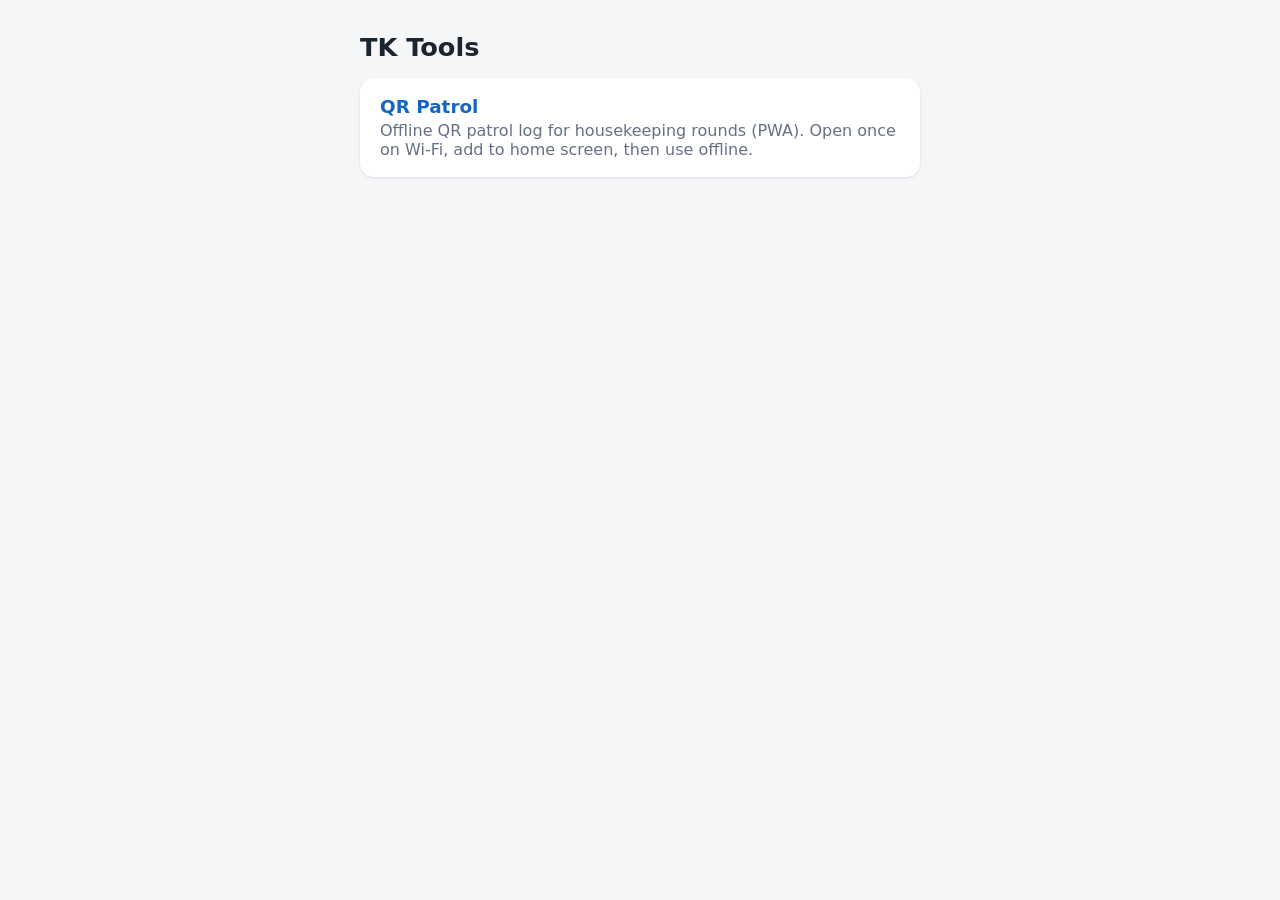
<file: index.html>
<!DOCTYPE html>
<html lang="en">
<head>
  <meta charset="utf-8">
  <meta name="viewport" content="width=device-width, initial-scale=1">
  <title>TK Tools</title>
  <style>
    body { font-family: system-ui, -apple-system, "Segoe UI", Roboto, Arial, sans-serif; background: #f4f6f8; color: #1c2430; margin: 0; padding: 32px 16px; }
    main { max-width: 560px; margin: 0 auto; }
    h1 { font-size: 1.6rem; margin: 0 0 16px; }
    a.tool { display: block; background: #fff; border-radius: 14px; padding: 18px 20px; text-decoration: none; color: inherit; box-shadow: 0 1px 3px rgba(16,24,40,.1); margin-bottom: 12px; }
    a.tool b { color: #1565c0; font-size: 1.15rem; }
    a.tool span { display: block; color: #667085; margin-top: 4px; }
  </style>
</head>
<body>
  <main>
    <h1>TK Tools</h1>
    <a class="tool" href="qr-patrol/"><b>QR Patrol</b><span>Offline QR patrol log for housekeeping rounds (PWA). Open once on Wi-Fi, add to home screen, then use offline.</span></a>
  </main>
</body>
</html>
</file>
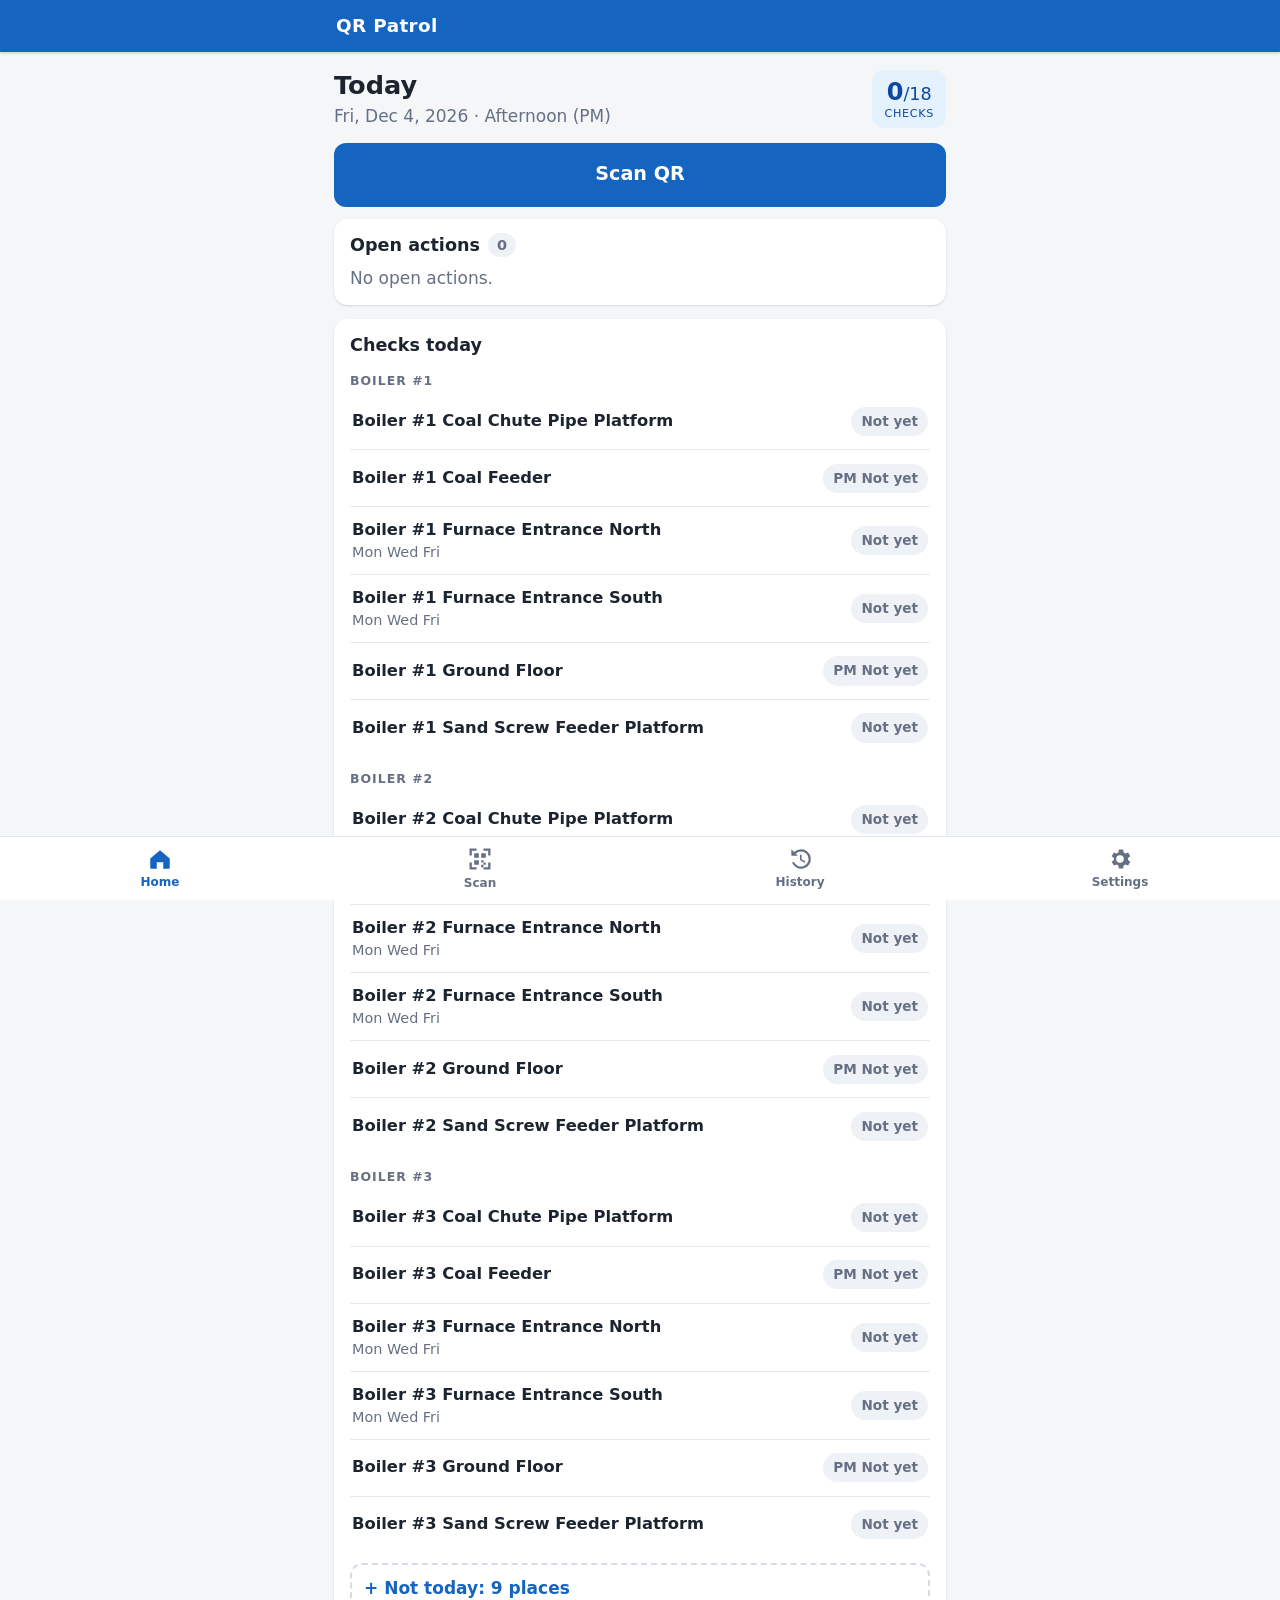
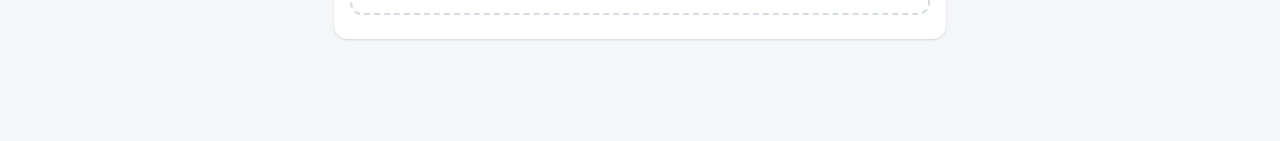
<file: qr-patrol/index.html>
<!DOCTYPE html>
<html lang="en">
<head>
  <meta charset="utf-8">
  <meta name="viewport" content="width=device-width, initial-scale=1, viewport-fit=cover">
  <title>QR Patrol</title>
  <meta name="description" content="Simple offline QR patrol log for housekeeping rounds.">
  <meta name="theme-color" content="#1565c0">
  <meta name="mobile-web-app-capable" content="yes">
  <meta name="apple-mobile-web-app-capable" content="yes">
  <meta name="apple-mobile-web-app-status-bar-style" content="black-translucent">
  <meta name="apple-mobile-web-app-title" content="QR Patrol">
  <link rel="manifest" href="manifest.json">
  <link rel="icon" href="icons/favicon.svg" type="image/svg+xml">
  <link rel="apple-touch-icon" href="icons/apple-touch-icon.png">
  <link rel="stylesheet" href="styles.css">
</head>
<body>
  <header class="topbar">
    <div class="topbar-inner">
      <a class="brand" href="#/home">QR Patrol</a>
      <span id="topbar-right" class="topbar-right"></span>
    </div>
  </header>

  <main id="view" class="view" aria-live="polite"></main>

  <nav class="bottomnav" aria-label="Main">
    <a href="#/home" data-nav="home">
      <svg viewBox="0 0 24 24" aria-hidden="true"><path d="M3 11.5 12 4l9 7.5V20a1 1 0 0 1-1 1h-5v-6H9v6H4a1 1 0 0 1-1-1z"/></svg>
      <span>Home</span>
    </a>
    <a href="#/scan" data-nav="scan" class="nav-scan">
      <svg viewBox="0 0 24 24" aria-hidden="true"><path d="M3 3h6v2H5v4H3zm12 0h6v6h-2V5h-4zM3 15h2v4h4v2H3zm16 0h2v6h-6v-2h4zM7 7h4v4H7zm6 0h4v4h-4zM7 13h4v4H7zm6 0h2v2h-2zm2 2h2v2h-2zm-2 2h2v2h-2z"/></svg>
      <span>Scan</span>
    </a>
    <a href="#/history" data-nav="history">
      <svg viewBox="0 0 24 24" aria-hidden="true"><path d="M13 3a9 9 0 1 1-8.49 12H6.6A7 7 0 1 0 13 5a6.96 6.96 0 0 0-4.95 2.05L10 9H4V3l2.6 2.6A8.97 8.97 0 0 1 13 3zm-1 5h1.5v4.25l3.5 2.08-.75 1.23L12 13V8z"/></svg>
      <span>History</span>
    </a>
    <a href="#/settings" data-nav="settings">
      <svg viewBox="0 0 24 24" aria-hidden="true"><path d="M19.4 13a7.6 7.6 0 0 0 0-2l2.1-1.6-2-3.5-2.5 1a7.3 7.3 0 0 0-1.7-1l-.4-2.7h-4l-.4 2.7a7.3 7.3 0 0 0-1.7 1l-2.5-1-2 3.5L6.4 11a7.6 7.6 0 0 0 0 2l-2.1 1.6 2 3.5 2.5-1a7.3 7.3 0 0 0 1.7 1l.4 2.7h4l.4-2.7a7.3 7.3 0 0 0 1.7-1l2.5 1 2-3.5zM12 15.5A3.5 3.5 0 1 1 12 8.5a3.5 3.5 0 0 1 0 7z"/></svg>
      <span>Settings</span>
    </a>
  </nav>

  <div id="modal-root"></div>
  <div id="toast" role="status"></div>

  <script src="lib/qrcode.js"></script>
  <script src="lib/jsQR.js"></script>
  <script src="lib/xlsx.mini.min.js"></script>
  <script src="lib/jspdf.umd.min.js"></script>
  <script src="js/util.js"></script>
  <script src="js/db.js"></script>
  <script src="js/logic.js"></script>
  <script src="js/scanner.js"></script>
  <script src="js/labels.js"></script>
  <script src="js/export.js"></script>
  <script src="js/report.js"></script>
  <script src="js/app.js"></script>
</body>
</html>
</file>
<file: qr-patrol/styles.css>
/* QR Patrol — simple, large-touch-target UI */
:root {
  --bg: #f4f6f8;
  --card: #ffffff;
  --text: #1c2430;
  --muted: #667085;
  --line: #e3e8ee;
  --primary: #1565c0;
  --primary-dark: #0d47a1;
  --ok: #2e7d32;
  --ok-bg: #e8f5e9;
  --action: #e65100;
  --action-bg: #fff3e0;
  --danger: #c62828;
  --danger-bg: #ffebee;
  --warn-bg: #fff8e1;
  --warn: #8d6e00;
  --info-bg: #e3f2fd;
  --radius: 14px;
  --shadow: 0 1px 2px rgba(16, 24, 40, 0.06), 0 1px 3px rgba(16, 24, 40, 0.08);
  --nav-h: 64px;
  --top-h: 52px;
}
* { box-sizing: border-box; }
html { -webkit-text-size-adjust: 100%; }
body {
  margin: 0;
  font-family: system-ui, -apple-system, "Segoe UI", Roboto, "Noto Sans", Arial, sans-serif;
  font-size: 17px;
  line-height: 1.4;
  color: var(--text);
  background: var(--bg);
  padding-top: calc(var(--top-h) + env(safe-area-inset-top));
  padding-bottom: calc(var(--nav-h) + env(safe-area-inset-bottom));
  -webkit-tap-highlight-color: transparent;
}
h1 { font-size: 1.6rem; margin: 0 0 4px; line-height: 1.2; }
h2 { font-size: 1.1rem; margin: 0; }
h3 { font-size: 1rem; margin: 0; }
p { margin: 0 0 10px; }
a { color: var(--primary); }
.muted { color: var(--muted); }
.small { font-size: 0.9rem; }
.hidden { display: none !important; }
.mono { font-family: ui-monospace, SFMono-Regular, Menlo, Consolas, monospace; letter-spacing: 0.04em; }
.center { text-align: center; }

/* Top bar */
.topbar {
  position: fixed; top: 0; left: 0; right: 0; height: calc(var(--top-h) + env(safe-area-inset-top));
  padding-top: env(safe-area-inset-top);
  background: var(--primary); color: #fff; z-index: 20;
  box-shadow: 0 1px 3px rgba(0,0,0,0.2);
}
.topbar-inner { max-width: 640px; margin: 0 auto; height: 100%; display: flex; align-items: center; justify-content: space-between; padding: 0 16px; }
.brand { color: #fff; text-decoration: none; font-weight: 700; font-size: 1.15rem; letter-spacing: 0.02em; }
.topbar-right { font-size: 0.9rem; opacity: 0.9; }

/* Main view */
.view { max-width: 640px; margin: 0 auto; padding: 14px 14px 24px; }
.page-head { display: flex; align-items: flex-start; justify-content: space-between; gap: 12px; margin: 4px 0 14px; }
.page-head .back { display: inline-flex; align-items: center; gap: 4px; color: var(--primary); text-decoration: none; font-weight: 600; margin-bottom: 6px; }
.card {
  background: var(--card); border-radius: var(--radius); box-shadow: var(--shadow);
  padding: 14px 16px; margin-bottom: 14px;
}
.card-title { display: flex; align-items: center; justify-content: space-between; margin-bottom: 10px; }
.card-title h2 { display: flex; align-items: center; gap: 8px; }
.progress {
  min-width: 72px; padding: 8px 12px; border-radius: 12px; text-align: center;
  background: var(--info-bg); color: var(--primary-dark); font-size: 1.1rem; line-height: 1.2;
}
.progress b { font-size: 1.5rem; }
.progress .lbl { display: block; font-size: 0.7rem; text-transform: uppercase; letter-spacing: 0.06em; }
.progress.all-done { background: var(--ok-bg); color: var(--ok); }

/* Banners */
.banner { border-radius: 12px; padding: 12px 14px; margin-bottom: 12px; display: flex; align-items: center; justify-content: space-between; gap: 10px; font-size: 0.95rem; }
.banner.info { background: var(--info-bg); color: var(--primary-dark); }
.banner.warn { background: var(--warn-bg); color: var(--warn); }
.banner.danger { background: var(--danger-bg); color: var(--danger); }
.banner .btn { flex-shrink: 0; min-height: 40px; padding: 6px 12px; font-size: 0.95rem; }

/* Buttons */
.btn {
  display: inline-flex; align-items: center; justify-content: center; gap: 8px;
  min-height: 52px; padding: 10px 18px; border-radius: 12px; border: 2px solid transparent;
  font: inherit; font-weight: 600; font-size: 1.05rem; cursor: pointer; text-decoration: none;
  background: #e9edf2; color: var(--text); user-select: none; touch-action: manipulation;
}
.btn:active { transform: scale(0.98); }
.btn:disabled { opacity: 0.55; cursor: default; transform: none; }
.btn-primary { background: var(--primary); color: #fff; }
.btn-ok { background: var(--ok); color: #fff; }
.btn-action { background: var(--action); color: #fff; }
.btn-danger { background: var(--danger); color: #fff; }
.btn-outline { background: #fff; border-color: #c9d2dc; color: var(--text); }
.btn-outline.danger { color: var(--danger); border-color: #f2b8b5; }
.btn-grey { background: #78909c; color: #fff; }
.btn-block { display: flex; width: 100%; }
.btn-xl { min-height: 92px; font-size: 1.45rem; border-radius: 16px; flex: 1; }
.btn-lg { min-height: 64px; font-size: 1.2rem; }
.btn-sm { min-height: 40px; padding: 6px 12px; font-size: 0.95rem; border-radius: 10px; }
.btn-link { background: none; border: 0; color: var(--primary); padding: 8px 4px; min-height: 40px; font-weight: 600; }
.row { display: flex; align-items: center; }
.row.gap { gap: 10px; }
.row.wrap { flex-wrap: wrap; }
.row-xl { display: flex; gap: 12px; margin-top: 10px; }
.stack { display: flex; flex-direction: column; gap: 10px; }
.stack > .btn { width: 100%; }
.mt { margin-top: 12px; }
.mb { margin-bottom: 12px; }

/* Lists */
ul.list, ul.menu { list-style: none; margin: 0; padding: 0; }
.list > li, .menu > li { border-top: 1px solid var(--line); }
.list > li:first-child, .menu > li:first-child { border-top: 0; }
.item {
  display: flex; align-items: center; gap: 12px; padding: 12px 2px; min-height: 56px;
  width: 100%; background: none; border: 0; font: inherit; text-align: left; color: inherit; cursor: pointer; text-decoration: none;
}
.item-main { flex: 1; min-width: 0; }
.item-title { font-weight: 600; font-size: 1.02rem; overflow: hidden; text-overflow: ellipsis; }
.item-sub { color: var(--muted); font-size: 0.9rem; overflow: hidden; text-overflow: ellipsis; white-space: nowrap; }
.item-sub.wrap { white-space: normal; }
.item-time { color: var(--muted); font-variant-numeric: tabular-nums; min-width: 48px; font-size: 0.95rem; }
.item-right { display: flex; align-items: center; gap: 6px; flex-shrink: 0; }
.menu a { display: flex; align-items: center; justify-content: space-between; padding: 16px 2px; color: var(--text); text-decoration: none; font-weight: 600; font-size: 1.05rem; }
.menu a::after { content: "›"; color: var(--muted); font-size: 1.4rem; line-height: 1; }
.group-title { font-size: 0.78rem; text-transform: uppercase; letter-spacing: 0.08em; color: var(--muted); margin: 14px 0 4px; font-weight: 700; }
.group-title:first-child { margin-top: 0; }
.chevron { color: var(--muted); font-size: 1.3rem; }

/* Chips, badges, tags */
.chips { display: flex; gap: 6px; flex-wrap: wrap; justify-content: flex-end; }
.chip {
  display: inline-flex; align-items: center; gap: 4px; padding: 5px 10px; border-radius: 999px;
  font-size: 0.85rem; font-weight: 600; white-space: nowrap; background: #eef1f5; color: var(--muted);
}
.chip-done { background: var(--ok-bg); color: var(--ok); }
.chip-action { background: var(--action-bg); color: var(--action); }
.chip-missed { background: var(--danger-bg); color: var(--danger); }
.chip-pending { background: #eef1f5; color: var(--muted); }
.chip-later { background: #f5f7f9; color: #9aa5b1; }
.badge { min-width: 26px; padding: 2px 9px; border-radius: 999px; background: #eef1f5; color: var(--muted); font-size: 0.9rem; font-weight: 700; text-align: center; }
.badge-action { background: var(--action); color: #fff; }
.tag { display: inline-block; padding: 1px 7px; border-radius: 6px; background: #eef1f5; color: var(--muted); font-size: 0.75rem; font-weight: 700; vertical-align: middle; margin-left: 4px; text-transform: uppercase; letter-spacing: 0.04em; }
.tag-action { background: var(--action-bg); color: var(--action); }
.tag-ok { background: var(--ok-bg); color: var(--ok); }
.result-badge { font-weight: 700; padding: 4px 12px; border-radius: 999px; font-size: 0.95rem; }
.result-ok { background: var(--ok-bg); color: var(--ok); }
.result-action { background: var(--action-bg); color: var(--action); }

/* Forms */
label.field { display: block; margin-bottom: 14px; }
label.field > span, .field-label { display: block; font-size: 0.9rem; color: var(--muted); margin-bottom: 6px; font-weight: 600; }
input[type=text], input[type=date], input[type=number], select, textarea {
  width: 100%; font: inherit; font-size: 1.05rem; padding: 12px 12px; border: 2px solid #c9d2dc; border-radius: 12px; background: #fff; color: var(--text);
}
input:focus, select:focus, textarea:focus { outline: none; border-color: var(--primary); }
textarea { resize: vertical; min-height: 84px; }
.segmented { display: flex; border: 2px solid #c9d2dc; border-radius: 12px; overflow: hidden; }
.segmented button { flex: 1; min-height: 50px; border: 0; background: #fff; font: inherit; font-weight: 600; color: var(--muted); cursor: pointer; }
.segmented button + button { border-left: 2px solid #c9d2dc; }
.segmented button.on { background: var(--primary); color: #fff; }
.daytoggles { display: flex; gap: 6px; }
.daytoggles button { flex: 1; min-height: 48px; border-radius: 10px; border: 2px solid #c9d2dc; background: #fff; font: inherit; font-weight: 700; color: var(--muted); cursor: pointer; }
.daytoggles button.on { background: var(--primary); border-color: var(--primary); color: #fff; }
details.panel { border: 2px dashed #d5dce4; border-radius: 12px; padding: 0 12px; margin: 10px 0; }
details.panel summary { cursor: pointer; padding: 12px 0; font-weight: 600; color: var(--primary); list-style: none; }
details.panel summary::-webkit-details-marker { display: none; }
details.panel summary::before { content: "+ "; }
details.panel[open] summary::before { content: "– "; }
details.panel .panel-body { padding: 0 0 12px; }
.photo-row { display: flex; align-items: center; gap: 12px; margin-top: 10px; flex-wrap: wrap; }
.photo-thumb { width: 96px; height: 96px; object-fit: cover; border-radius: 10px; border: 1px solid var(--line); }
.photo-full { width: 100%; border-radius: 12px; margin-top: 10px; }
.note-text { white-space: pre-wrap; word-break: break-word; background: #f7f9fb; border-radius: 10px; padding: 10px 12px; margin: 8px 0; }

/* Place header on check screen */
.place-head { text-align: center; padding: 20px 16px; }
.place-head .eyebrow { font-size: 0.8rem; text-transform: uppercase; letter-spacing: 0.1em; color: var(--muted); font-weight: 700; }
.place-head h1 { font-size: 1.8rem; margin: 4px 0 6px; }
.followup { border: 2px solid var(--action); }
.followup h2 { color: var(--action); }

/* Done screen */
.done-screen { text-align: center; padding: 30px 16px; }
.done-icon { width: 96px; height: 96px; border-radius: 50%; margin: 0 auto 14px; display: flex; align-items: center; justify-content: center; font-size: 56px; color: #fff; }
.done-icon.ok { background: var(--ok); }
.done-icon.action { background: var(--action); }

/* Scanner */
.scan-page { display: flex; flex-direction: column; gap: 12px; }
.scan-wrap { position: relative; width: 100%; aspect-ratio: 3 / 4; max-height: 62vh; background: #000; border-radius: 16px; overflow: hidden; }
.scan-wrap video { width: 100%; height: 100%; object-fit: cover; display: block; }
.scan-frame {
  position: absolute; left: 50%; top: 50%; width: 62%; aspect-ratio: 1; transform: translate(-50%, -50%);
  border: 3px solid rgba(255,255,255,0.9); border-radius: 18px; box-shadow: 0 0 0 2000px rgba(0,0,0,0.25); pointer-events: none;
}
.scan-hint { text-align: center; color: var(--muted); margin: 0; }
.scan-overlay { position: absolute; inset: 0; display: flex; align-items: center; justify-content: center; padding: 20px; text-align: center; color: #fff; background: rgba(0,0,0,0.7); font-size: 1.05rem; }

/* Day navigation (history) */
.daynav { display: flex; align-items: center; gap: 8px; margin-bottom: 12px; }
.daynav .btn { min-height: 48px; padding: 6px 14px; }
.daynav .daylabel { flex: 1; text-align: center; font-weight: 700; font-size: 1.05rem; }

/* Bottom nav */
.bottomnav {
  position: fixed; left: 0; right: 0; bottom: 0; z-index: 20; height: calc(var(--nav-h) + env(safe-area-inset-bottom));
  padding-bottom: env(safe-area-inset-bottom); background: #fff; border-top: 1px solid var(--line);
  display: flex; justify-content: space-around;
}
.bottomnav a { flex: 1; display: flex; flex-direction: column; align-items: center; justify-content: center; gap: 2px; text-decoration: none; color: var(--muted); font-size: 0.75rem; font-weight: 600; }
.bottomnav a svg { width: 26px; height: 26px; fill: currentColor; }
.bottomnav a.active { color: var(--primary); }
.bottomnav a.nav-scan svg { width: 28px; height: 28px; }

/* Modal */
.modal-backdrop { position: fixed; inset: 0; background: rgba(16,24,40,0.5); z-index: 50; display: flex; align-items: flex-end; justify-content: center; padding: 0; padding-top: env(safe-area-inset-top); }
.modal { background: #fff; width: 100%; max-width: 640px; max-height: 88vh; overflow: auto; border-radius: 18px 18px 0 0; padding: 18px 16px calc(18px + env(safe-area-inset-bottom)); box-shadow: 0 -4px 20px rgba(0,0,0,0.2); }
.modal h2 { margin-bottom: 10px; }
.modal-actions { display: flex; gap: 10px; margin-top: 16px; }
.modal-actions .btn { flex: 1; }
@media (min-width: 640px) { .modal-backdrop { align-items: center; padding: 20px; } .modal { border-radius: 18px; } }

/* Toast */
#toast { position: fixed; left: 50%; bottom: calc(var(--nav-h) + 20px + env(safe-area-inset-bottom)); transform: translate(-50%, 20px); background: #1c2430; color: #fff; padding: 12px 18px; border-radius: 12px; font-size: 0.98rem; opacity: 0; pointer-events: none; transition: opacity 0.2s, transform 0.2s; z-index: 60; max-width: 90vw; text-align: center; }
#toast.show { opacity: 1; transform: translate(-50%, 0); }

/* QR preview in place form */
.qr-preview { display: flex; align-items: center; gap: 14px; }
.qr-preview svg { width: 110px; height: 110px; }

/* Label sheets (screen preview + print) */
.labels-controls .place-pick { max-height: 220px; overflow: auto; border: 1px solid var(--line); border-radius: 10px; padding: 4px 10px; }
.place-pick label { display: flex; align-items: center; gap: 10px; padding: 8px 0; border-top: 1px solid var(--line); font-size: 0.98rem; }
.place-pick label:first-child { border-top: 0; }
.place-pick input { width: 22px; height: 22px; }
.sheet-preview { overflow: hidden; }
.sheet-scaler { transform-origin: top left; }
.sheet {
  width: 190mm; height: 277mm; background: #fff; display: grid;
  grid-template-columns: repeat(var(--cols), 1fr); grid-template-rows: repeat(var(--rows), 1fr);
  box-shadow: 0 2px 10px rgba(0,0,0,0.15); margin-bottom: 8mm; color: #000;
  page-break-after: always; break-after: page;
}
.label { border: 0.3mm dashed #9aa5b1; padding: 3mm 3mm 2mm; display: flex; flex-direction: column; align-items: center; text-align: center; overflow: hidden; }
.label .qr { width: var(--qr); height: var(--qr); margin-top: 1mm; }
.label .qr svg { width: 100%; height: 100%; display: block; }
.label .lname { font-weight: 700; font-size: var(--name-font); line-height: 1.2; margin-top: 2.5mm; display: -webkit-box; -webkit-line-clamp: 2; -webkit-box-orient: vertical; overflow: hidden; word-break: break-word; }
.label .larea { font-size: var(--area-font); color: #333; margin-top: 1mm; white-space: nowrap; overflow: hidden; text-overflow: ellipsis; max-width: 100%; }
.label .lid { font-family: ui-monospace, SFMono-Regular, Menlo, Consolas, monospace; font-size: var(--id-font); color: #555; margin-top: auto; letter-spacing: 0.08em; }

@media print {
  @page { size: A4 portrait; margin: 10mm; }
  html, body { background: #fff; padding: 0; margin: 0; }
  .topbar, .bottomnav, #toast, #modal-root, .no-print { display: none !important; }
  .view { max-width: none; padding: 0; margin: 0; }
  .sheet-preview { overflow: visible; height: auto !important; }
  .sheet-scaler { transform: none !important; height: auto !important; }
  .sheet { box-shadow: none; margin: 0; }
  .sheet:last-child { page-break-after: auto; break-after: auto; }
}
</file>
